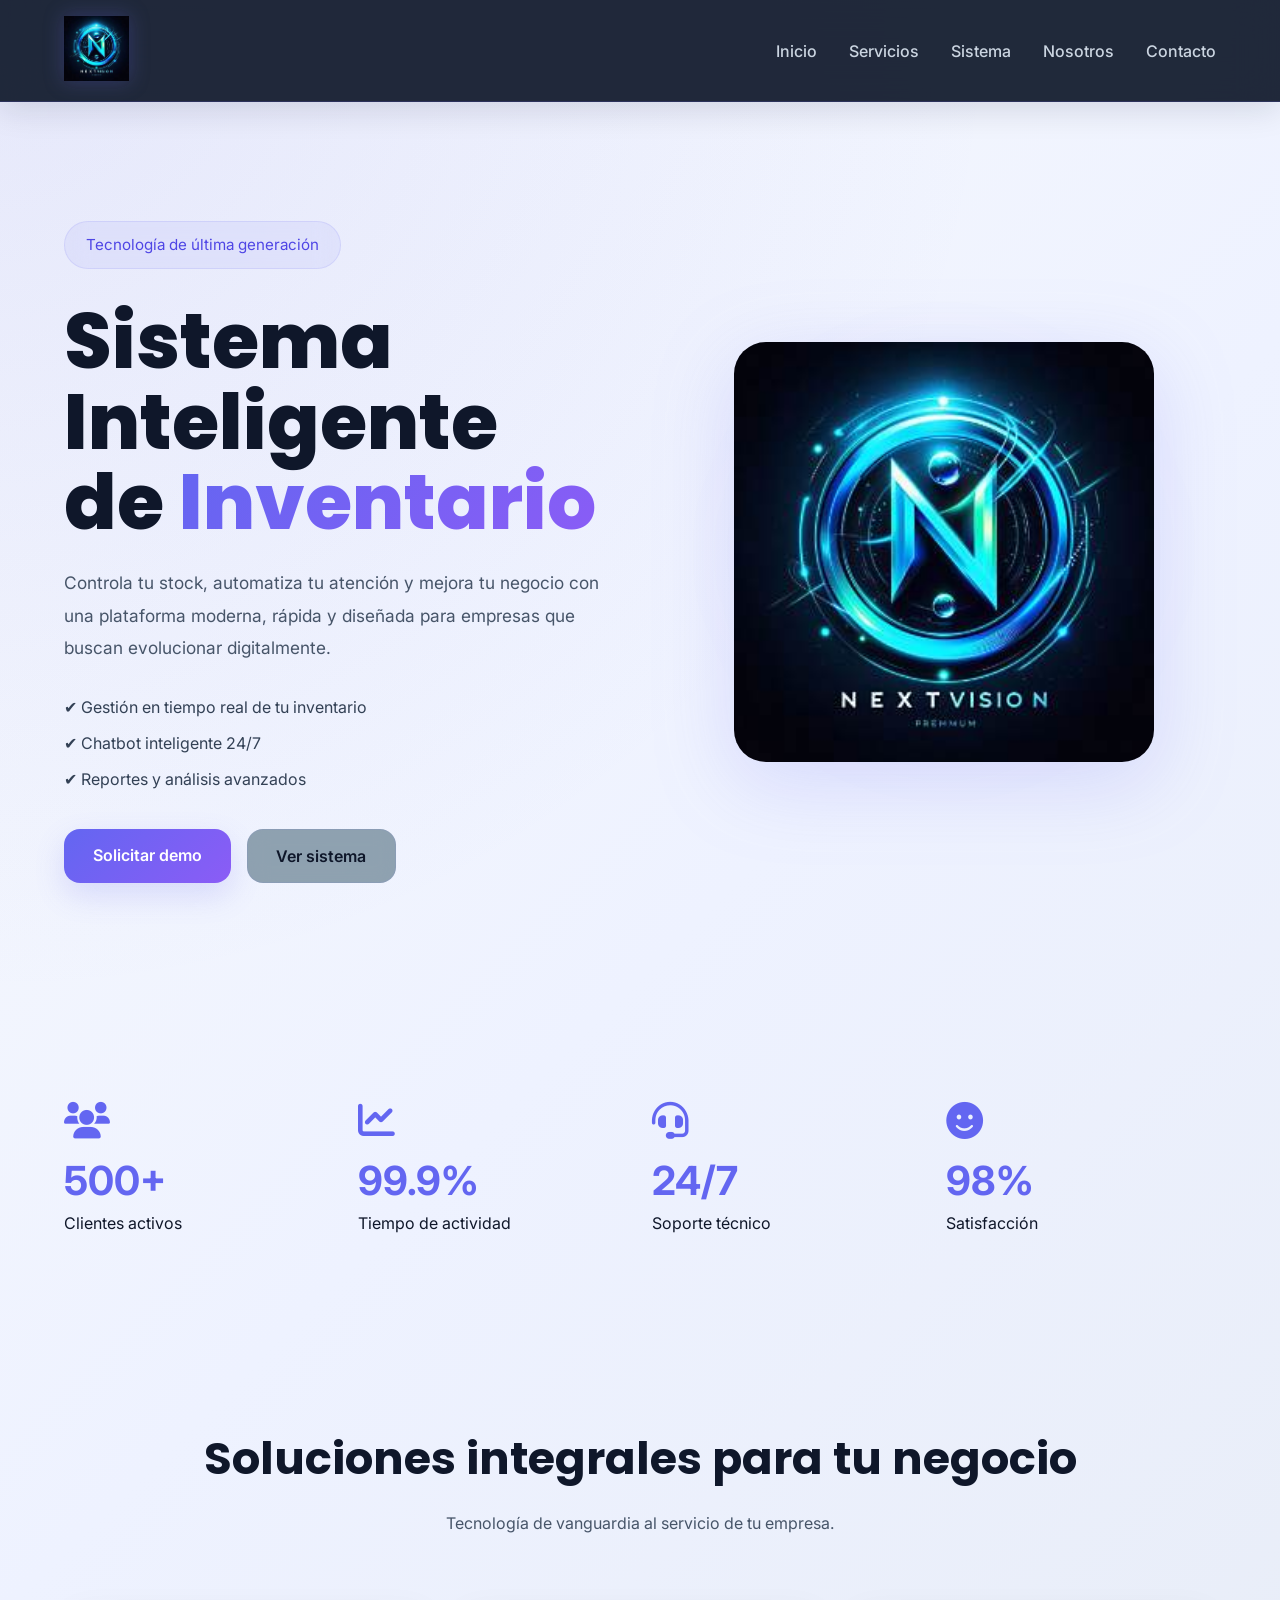
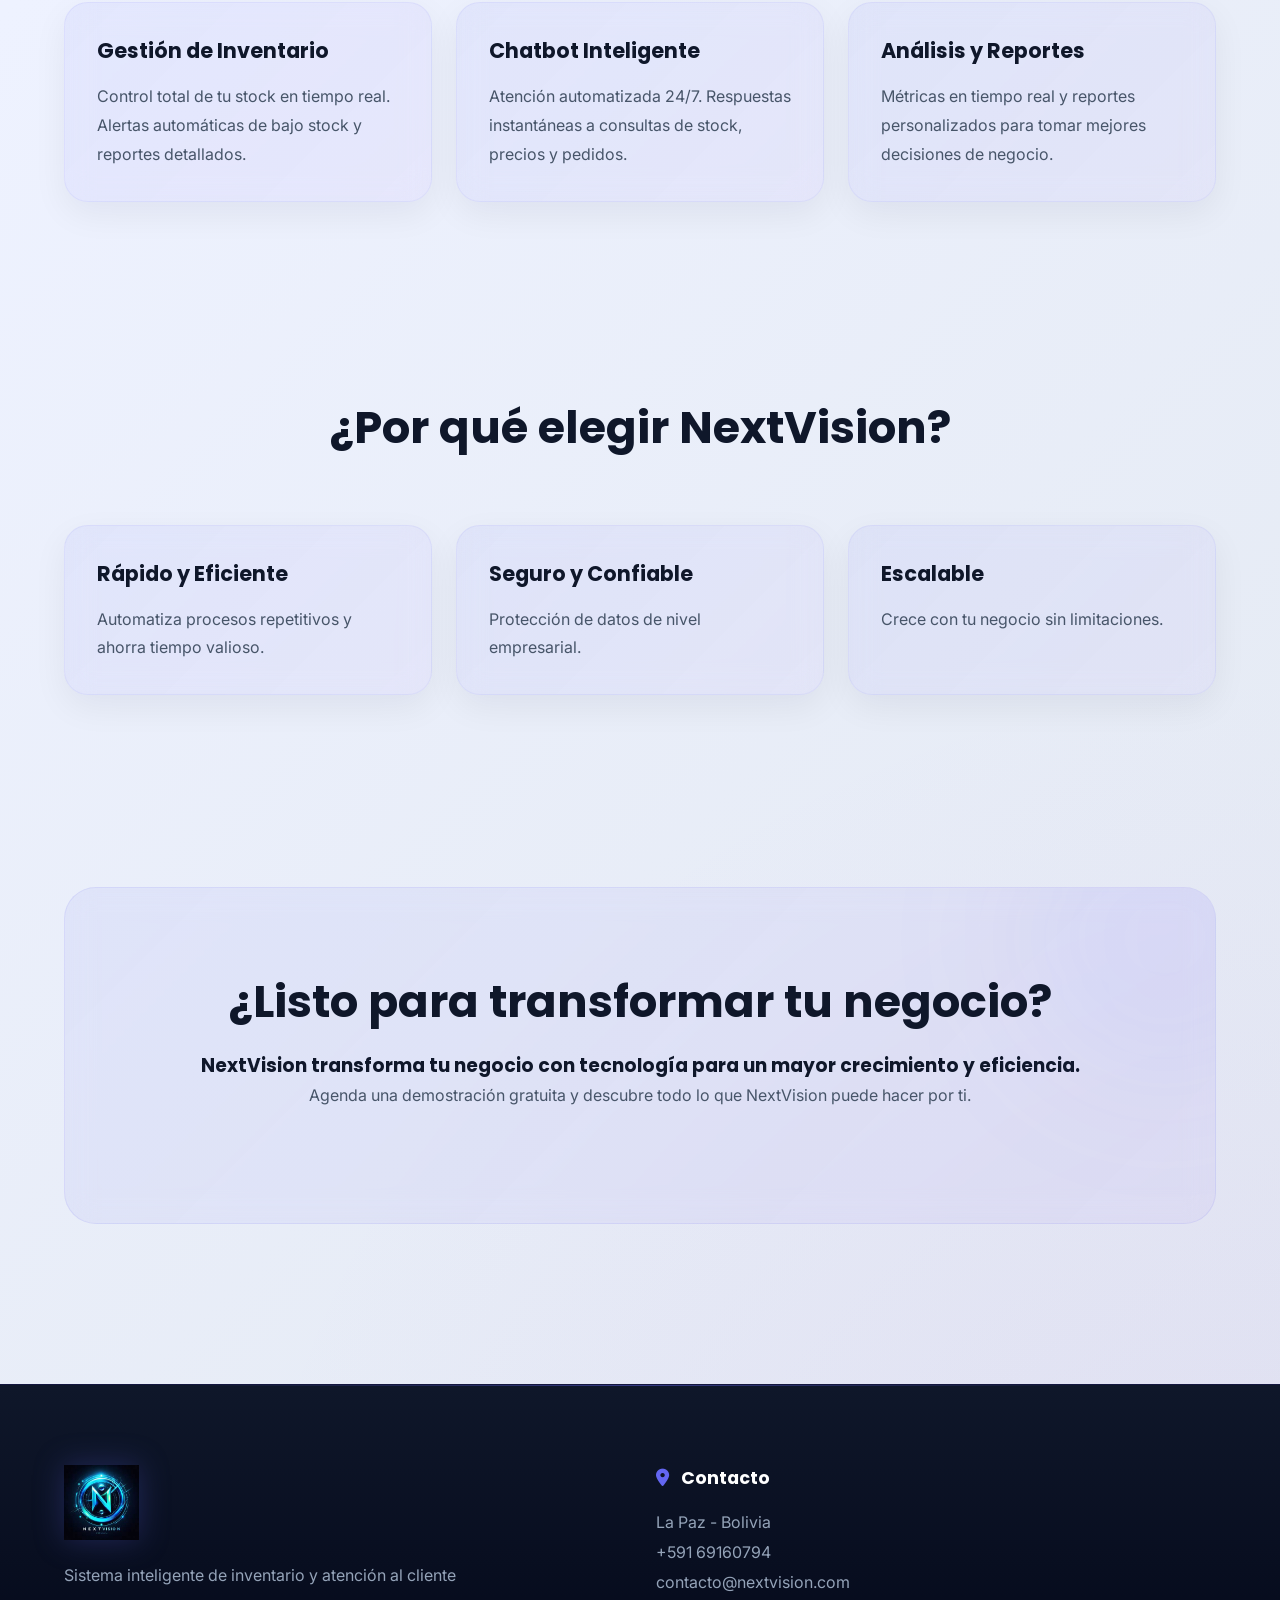
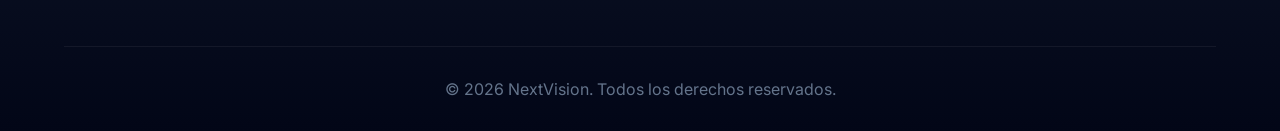
<file: Html/index.html>
<!DOCTYPE html>
<html lang="es">
<head>

  <meta charset="UTF-8">
  <meta name="viewport" content="width=device-width, initial-scale=1.0">

  <title>NextVision</title>

  <link rel="preconnect" href="https://fonts.googleapis.com">
  <link rel="preconnect" href="https://fonts.gstatic.com" crossorigin>
  <link rel="stylesheet" href="/css/index.css">
  <link rel="stylesheet" href="https://cdnjs.cloudflare.com/ajax/libs/font-awesome/6.0.0-beta3/css/all.min.css">
  <link href="https://fonts.googleapis.com/css2?family=Inter:wght@400;500;600;700&family=Poppins:wght@500;600;700;800&display=swap" rel="stylesheet">
</head>

<body>

  <!-- NAVBAR -->

  <header>

    <div class="container">

      <nav>

        <div class="logo">
          <img src="/assets/logo/logo.jpg" alt="NextVision Logo">
        </div>

        <div class="nav-links">
          <a href="/Html/index.html">Inicio</a>
          <a href="/Html/servicios.html">Servicios</a>
          <a href="/Html/Sistema.html">Sistema</a>
          <a href="/Html/Nosotros.html">Nosotros</a>
          <a href="/Html/Contacto.html">Contacto</a>
        </div>

      </nav>

    </div>

  </header>

  <!-- HERO -->

  <section class="hero" id="inicio">

    <div class="container hero-content">

      <div>

        <div class="badge">
          Tecnología de última generación
        </div>

        <h1>
          Sistema Inteligente de <span>Inventario</span>
        </h1>

        <p>
          Controla tu stock, automatiza tu atención y mejora tu negocio con una plataforma moderna, rápida y diseñada para empresas que buscan evolucionar digitalmente.
        </p>

        <div class="hero-features">
          <div>✔ Gestión en tiempo real de tu inventario</div>
          <div>✔ Chatbot inteligente 24/7</div>
          <div>✔ Reportes y análisis avanzados</div>
        </div>

        <div class="hero-buttons">
          <a href="/Html/Contacto.html" class="btn btn-primary">Solicitar demo</a>

          <a href="/Html/Sistema.html" class="btn btn-secondary">
            Ver sistema
          </a>  

        </div>

      </div>
      
      <!-- DASHBOARD -->

      <div class="hero-logo-container">

  <div class="hero-logo-glow"></div>

  <img 
    src="/assets/logo/logo.jpg    " 
    alt="NextVision Logo"
    class="hero-logo"
  >

</div>

  </section>

  <!-- STATS -->

  <section>

  <div class="container stats">

    <div class="card">
      <div class="stat-icon">
        <i class="fas fa-users"></i>
      </div>
      <div class="stat-number">500+</div>
      <p>Clientes activos</p>
    </div>

    <div class="card">
      <div class="stat-icon">
        <i class="fas fa-chart-line"></i>
      </div>
      <div class="stat-number">99.9%</div>
      <p>Tiempo de actividad</p>
    </div>

    <div class="card">
      <div class="stat-icon">
        <i class="fas fa-headset"></i>
      </div>
      <div class="stat-number">24/7</div>
      <p>Soporte técnico</p>
    </div>

    <div class="card">
      <div class="stat-icon">
        <i class="fas fa-smile"></i>
      </div>
      <div class="stat-number">98%</div>
      <p>Satisfacción</p>
    </div>

  </div>

</section>

  <!-- SERVICES -->

  <section id="servicios">

    <div class="container">

      <div class="section-title">

        <h2>
          Soluciones integrales para tu negocio
        </h2>

        <p>
          Tecnología de vanguardia al servicio de tu empresa.
        </p>

      </div>

      <div class="services">

        <div class="service-card">

          <h3>
            Gestión de Inventario
          </h3>

          <p>
            Control total de tu stock en tiempo real. Alertas automáticas de bajo stock y reportes detallados.
          </p>

        </div>

        <div class="service-card">

          <h3>
            Chatbot Inteligente
          </h3>

          <p>
            Atención automatizada 24/7. Respuestas instantáneas a consultas de stock, precios y pedidos.
          </p>

        </div>

        <div class="service-card">

          <h3>
            Análisis y Reportes
          </h3>

          <p>
            Métricas en tiempo real y reportes personalizados para tomar mejores decisiones de negocio.
          </p>

        </div>

      </div>

    </div>

  </section>

  <!-- FEATURES -->

  <section id="nosotros">

    <div class="container">

      <div class="section-title">

        <h2>
          ¿Por qué elegir NextVision?
        </h2>

      </div>

      <div class="features">

        <div class="feature-card">

          <h3>
            Rápido y Eficiente
          </h3>

          <p>
            Automatiza procesos repetitivos y ahorra tiempo valioso.
          </p>

        </div>

        <div class="feature-card">

          <h3>
            Seguro y Confiable
          </h3>

          <p>
            Protección de datos de nivel empresarial.
          </p>

        </div>

        <div class="feature-card">

          <h3>
            Escalable
          </h3>

          <p>
            Crece con tu negocio sin limitaciones.
          </p>

        </div>

      </div>

    </div>

  </section>

  <!-- CTA -->

  <section>

    <div class="container">

      <div class="cta">

        <h2>
          ¿Listo para transformar tu negocio?
        </h2>
        <h3>
          NextVision transforma tu negocio con tecnología para un mayor crecimiento y eficiencia. 
        </h3>

        <p>   
          Agenda una demostración gratuita y descubre todo lo que NextVision puede hacer por ti.
        </p>


      </div>

    </div>

  </section>


  <!-- FOOTER -->

  <footer>

    <div class="container">

      <div class="footer-grid">

        <div>

          <img src="/assets/logo/logo.jpg" alt="Logo NextVision" class="footer-logo">

          <p>
            Sistema inteligente de inventario y atención al cliente
          </p>

        </div>

        <div>

          <h3>
          <i class="fas fa-map-marker-alt" style="margin-right:8px; color:var(--primary);"></i> Contacto
        </h3>

          <p>La Paz - Bolivia</p>

          <p>+591 69160794</p>

          <p>contacto@nextvision.com</p>

        </div>

      </div>

      <div class="copyright">
        © 2026 NextVision. Todos los derechos reservados.
      </div>

    </div>

  </footer>

  <script>

    const form = document.getElementById('demoForm');

    form.addEventListener('submit', function(e){

      e.preventDefault();

      alert('Demostración solicitada correctamente.');

      form.reset();

    });

  </script>

</body>
</html>
</file>
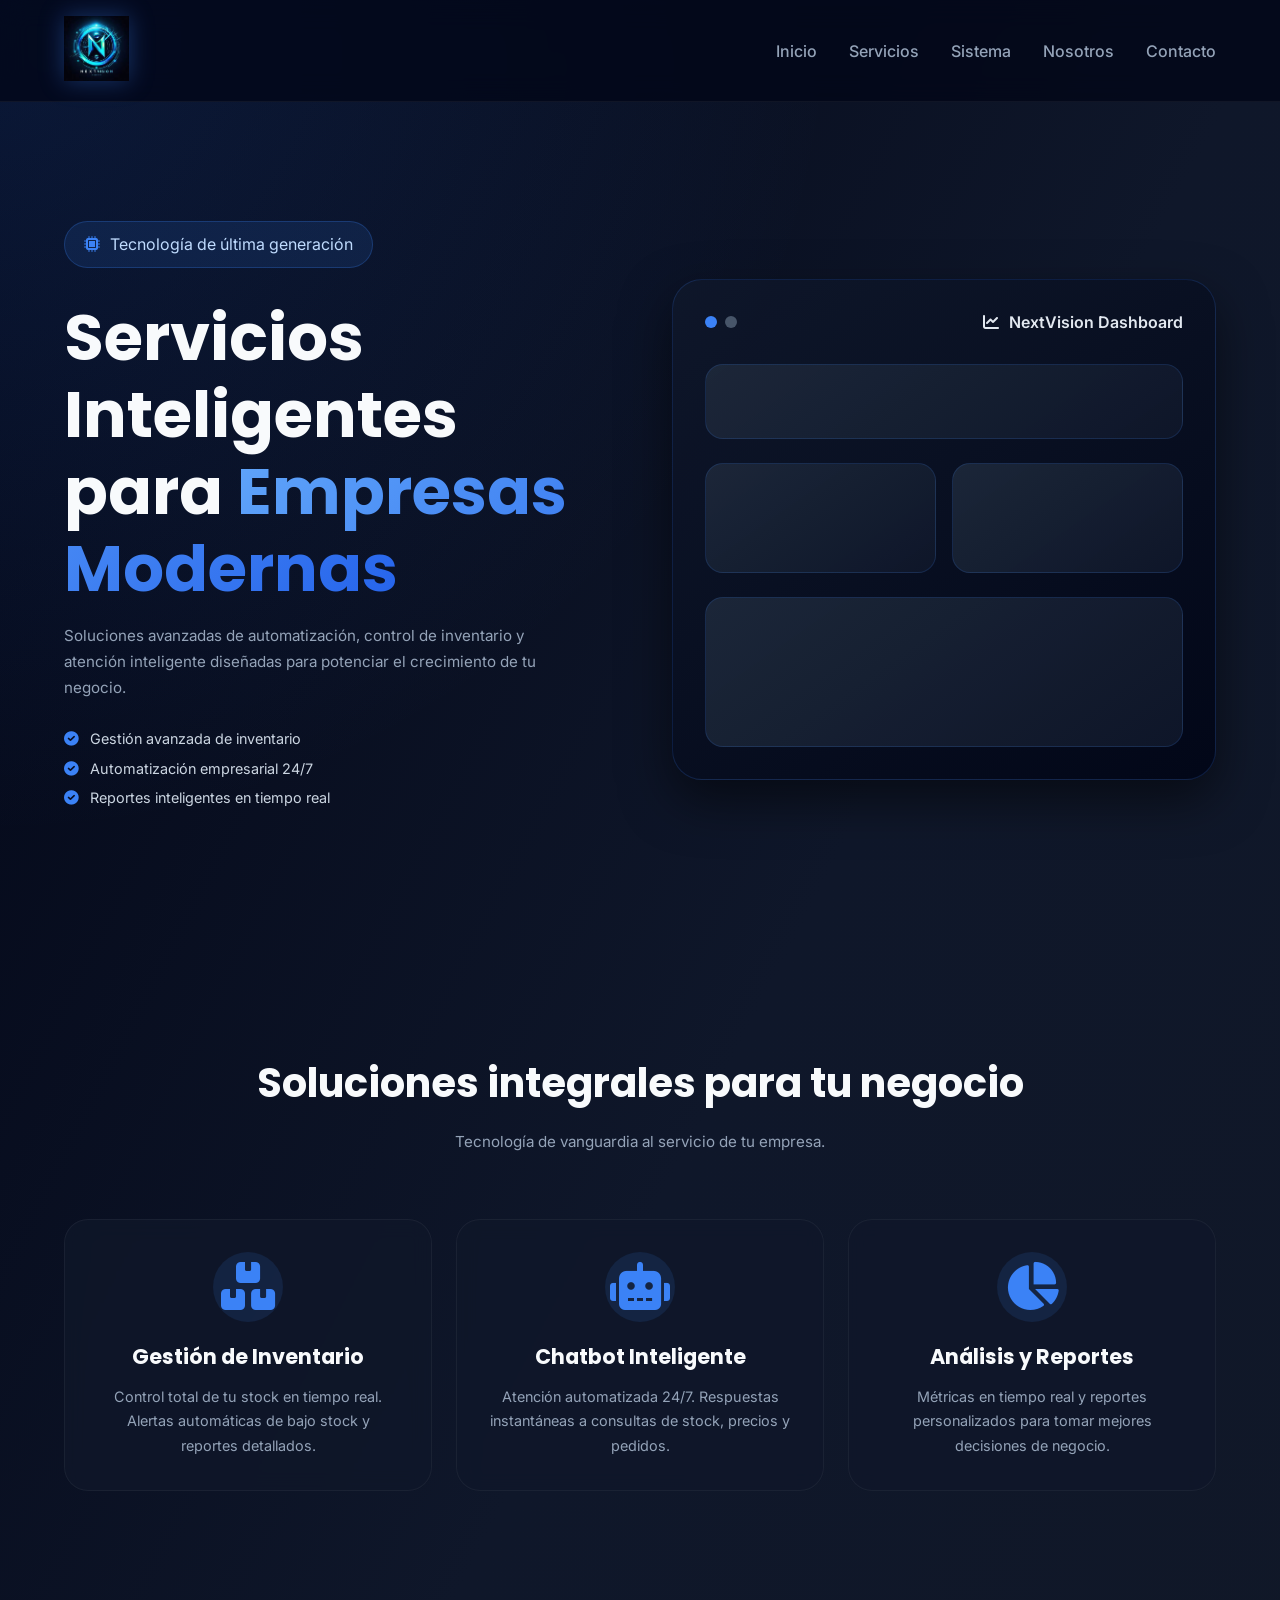
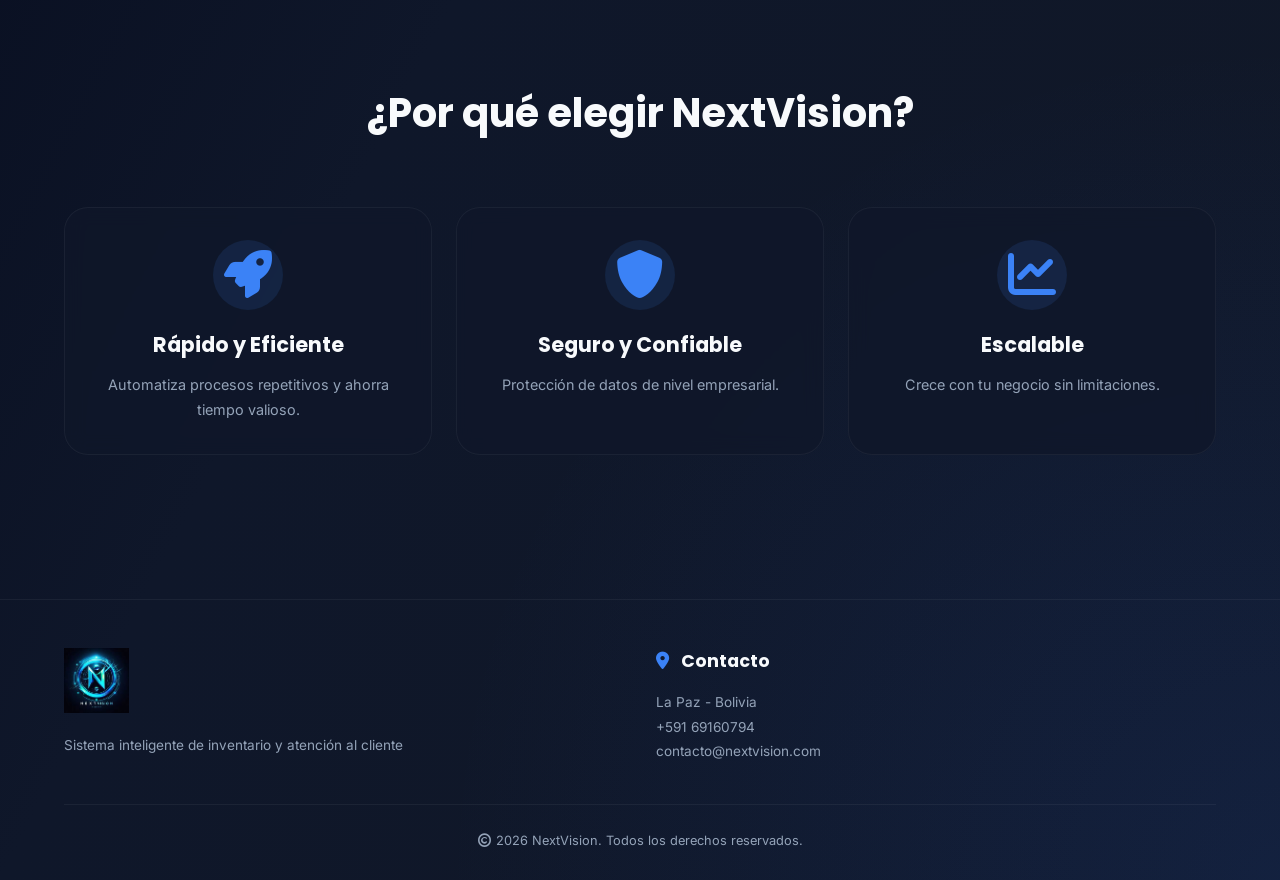
<file: Html/servicios.html>
<!DOCTYPE html>
<html lang="es">
<head>

  <meta charset="UTF-8">
  <meta name="viewport" content="width=device-width, initial-scale=1.0">

  <title>Servicios | NextVision</title>

  <link rel="preconnect" href="https://fonts.googleapis.com">
  <link rel="preconnect" href="https://fonts.gstatic.com" crossorigin>

  <link href="https://fonts.googleapis.com/css2?family=Inter:wght@400;500;600;700&family=Poppins:wght@500;600;700;800&display=swap" rel="stylesheet">

  <!-- Font Awesome 6 (iconos) -->
  <link rel="stylesheet" href="https://cdnjs.cloudflare.com/ajax/libs/font-awesome/6.0.0-beta3/css/all.min.css">
  <link rel="stylesheet" href="/css/servicios.css">
</head>

<body>

<header>

  <div class="container">

    <nav>

      <div class="logo">
        <img src="/assets/logo/logo.jpg" alt="NextVision Logo">
      </div>

      <div class="nav-links">
        <a href="/Html/index.html">Inicio</a>
        <a href="/Html/servicios.html">Servicios</a>
        <a href="/Html/Sistema.html">Sistema</a>
        <a href="/Html/Nosotros.html">Nosotros</a>
        <a href="/Html/Contacto.html">Contacto</a>
      </div>

    </nav>

  </div>

</header>

<section class="hero">

  <div class="container hero-content">

    <div>

      <div class="badge">
        <i class="fas fa-microchip"></i>
        Tecnología de última generación
      </div>

      <h1>
        Servicios Inteligentes para <span>Empresas Modernas</span>
      </h1>

      <!-- Texto reducido debajo del título -->
      <p class="hero-subtitle">
        Soluciones avanzadas de automatización, control de inventario y atención inteligente diseñadas para potenciar el crecimiento de tu negocio.
      </p>

      <div class="hero-features">
        <div><i class="fas fa-check-circle" style="color:#3B82F6; margin-right:8px;"></i> Gestión avanzada de inventario</div>
        <div><i class="fas fa-check-circle" style="color:#3B82F6; margin-right:8px;"></i> Automatización empresarial 24/7</div>
        <div><i class="fas fa-check-circle" style="color:#3B82F6; margin-right:8px;"></i> Reportes inteligentes en tiempo real</div>
      </div>



    </div>

    <div class="dashboard" id="sistema">

      <div class="dashboard-top">

        <div class="dots">
          <div class="dot"></div>
          <div class="dot"></div>
        </div>

        <div class="dashboard-title">
          <i class="fas fa-chart-line" style="margin-right:6px;"></i> NextVision Dashboard
        </div>

      </div>

      <div class="dashboard-box"></div>

      <div class="dashboard-grid">
        <div class="dashboard-card"></div>
        <div class="dashboard-card"></div>
      </div>

      <div class="dashboard-large"></div>

    </div>

  </div>

</section>

<!-- Estadísticas con iconos centrados -->

<!-- Servicios principales con iconos centrados -->
<section>

  <div class="container">

    <div class="section-title">

      <h2>
        Soluciones integrales para tu negocio
      </h2>

      <p>
        Tecnología de vanguardia al servicio de tu empresa.
      </p>

    </div>

    <div class="services">

      <div class="card">
        <div class="card-icon">
          <i class="fas fa-boxes"></i>
        </div>
        <h3>
          Gestión de Inventario
        </h3>
        <p>
          Control total de tu stock en tiempo real. Alertas automáticas de bajo stock y reportes detallados.
        </p>
      </div>

      <div class="card">
        <div class="card-icon">
          <i class="fas fa-robot"></i>
        </div>
        <h3>
          Chatbot Inteligente
        </h3>
        <p>
          Atención automatizada 24/7. Respuestas instantáneas a consultas de stock, precios y pedidos.
        </p>
      </div>

      <div class="card">
        <div class="card-icon">
          <i class="fas fa-chart-pie"></i>
        </div>
        <h3>
          Análisis y Reportes
        </h3>
        <p>
          Métricas en tiempo real y reportes personalizados para tomar mejores decisiones de negocio.
        </p>
      </div>

    </div>

  </div>

</section>

<!-- Sección Nosotros con iconos centrados -->
<section id="nosotros">

  <div class="container">

    <div class="section-title">

      <h2>
        ¿Por qué elegir NextVision?
      </h2>

    </div>

    <div class="features">

      <div class="card">
        <div class="card-icon">
          <i class="fas fa-rocket"></i>
        </div>
        <h3>
          Rápido y Eficiente
        </h3>
        <p>
          Automatiza procesos repetitivos y ahorra tiempo valioso.
        </p>
      </div>

      <div class="card">
        <div class="card-icon">
          <i class="fas fa-shield-alt"></i>
        </div>
        <h3>
          Seguro y Confiable
        </h3>
        <p>
          Protección de datos de nivel empresarial.
        </p>
      </div>

      <div class="card">
        <div class="card-icon">
          <i class="fas fa-chart-line"></i>
        </div>
        <h3>
          Escalable
        </h3>
        <p>
          Crece con tu negocio sin limitaciones.
        </p>
      </div>

    </div>

  </div>

</section>



<footer>

  <div class="container">

    <div class="footer-grid">

      <div>

        <img src="/assets/logo/logo.jpg" alt="Logo NextVision" class="footer-logo">

        <p>
          Sistema inteligente de inventario y atención al cliente
        </p>

      </div>

      <div>

        <h3>
          <i class="fas fa-map-marker-alt" style="margin-right:8px; color:var(--primary);"></i> Contacto
        </h3>

        <p>La Paz - Bolivia</p>

        <p>+591 69160794</p>

        <p>contacto@nextvision.com</p>

      </div>


    </div>

    <div class="copyright">
      <i class="far fa-copyright"></i> 2026 NextVision. Todos los derechos reservados.
    </div>

  </div>

</footer>

<script>

  const form = document.getElementById('demoForm');

  form.addEventListener('submit', function(e){

    e.preventDefault();

    alert('Demostración solicitada correctamente.');

    form.reset();

  });

</script>

</body>
</html>
</file>
<file: css/index.css>
*{
  margin:0;
  padding:0;
  box-sizing:border-box;
  scroll-behavior:smooth;
}
  .stat-number{
      font-size:2.5rem;
      color:var(--primary);
      font-weight:700;
      margin-bottom:.5rem;
    }
     .stat-icon{
      font-size:2.3rem;
      color:var(--primary);
      margin-bottom:0.8rem;
      display:inline-block;
    }
:root{

  /* PALETA PREMIUM CORPORATIVA */

  --primary:#6366F1;
  --primary-dark:#4F46E5;

  --accent:#8B5CF6;

  --dark:#0F172A;
  --dark-secondary:#020617;

  --white:#FFFFFF;

  --text:#0F172A;

  --gray:#475569;

  --border:rgba(99,102,241,.12);

  --shadow:
  0 20px 40px rgba(15,23,42,.08);

  --radius:20px;

  --transition:all .3s ease;
}

/* BODY */

body{

  font-family:'Inter',sans-serif;

  background:

  radial-gradient(
    circle at top left,
    rgba(99,102,241,.12),
    transparent 28%
  ),

  radial-gradient(
    circle at bottom right,
    rgba(168,85,247,.08),
    transparent 30%
  ),

  linear-gradient(
    135deg,
    #F8FAFC 0%,
    #EEF2FF 35%,
    #E2E8F0 100%
  );

  color:var(--text);

  overflow-x:hidden;
}

h1,h2,h3,h4{
  font-family:'Poppins',sans-serif;
}

a{
  text-decoration:none;
  color:inherit;
}

.container{
  width:90%;
  max-width:1300px;
  margin:auto;
}

/* HEADER */

header{

  position:sticky;
  top:0;
  z-index:1000;

  backdrop-filter:blur(18px);

  background:
  rgba(15,23,42,.92);

  border-bottom:
  1px solid rgba(99,102,241,.18);

  box-shadow:
  0 8px 30px rgba(15,23,42,.12);
}

nav{
  display:flex;
  justify-content:space-between;
  align-items:center;
  padding:1rem 0;
}

/* LOGO */

.logo img{

  width:65px;

  object-fit:contain;

  filter:
  drop-shadow(
  0 0 10px rgba(99,102,241,.25)
  );
}

/* NAVBAR LINKS */

.nav-links{
  display:flex;
  align-items:center;
  gap:2rem;
}

.nav-links a{

  color:#CBD5E1;

  font-weight:500;

  transition:var(--transition);

  position:relative;
}

.nav-links a:hover{
  color:white;
}

.nav-links a::after{

  content:'';

  position:absolute;

  left:0;
  bottom:-6px;

  width:0%;

  height:2px;

  background:
  linear-gradient(
    90deg,
    #6366F1,
    #8B5CF6
  );

  transition:var(--transition);

  border-radius:999px;
}

.nav-links a:hover::after{
  width:100%;
}

/* HERO */

.hero{
  min-height:100vh;
  display:flex;
  align-items:center;
  padding:6rem 0;
}

.hero-content{
  display:grid;
  grid-template-columns:repeat(auto-fit,minmax(320px,1fr));
  align-items:center;
  gap:4rem;
}

/* BADGE */

.badge{

  display:inline-flex;
  align-items:center;
  gap:.5rem;

  padding:.85rem 1.3rem;

  background:
  rgba(99,102,241,.08);

  border:
  1px solid rgba(99,102,241,.12);

  border-radius:999px;

  color:#4F46E5;

  margin-bottom:2rem;

  font-size:.95rem;

  backdrop-filter:blur(12px);
}

/* TITULO */

.hero h1{

  font-size:clamp(3rem,6vw,5.5rem);

  line-height:1.05;

  margin-bottom:1.5rem;

  font-weight:800;

  color:#0F172A;
}

.hero h1 span{

  background:
  linear-gradient(
    135deg,
    #6366F1,
    #8B5CF6
  );

  -webkit-background-clip:text;
  -webkit-text-fill-color:transparent;
}

.hero p{

  color:var(--gray);

  font-size:1.08rem;

  line-height:1.9;

  margin-bottom:2rem;

  max-width:600px;
}

.hero-features{
  display:flex;
  flex-direction:column;
  gap:1rem;
  margin-bottom:2.5rem;
}

.hero-features div{
  display:flex;
  align-items:center;
  gap:.8rem;
  color:#334155;
}

.hero-buttons{
  display:flex;
  flex-wrap:wrap;
  gap:1rem;
}

/* BOTONES */

.btn{

  border:none;

  cursor:pointer;

  padding:1rem 1.8rem;

  border-radius:16px;

  font-weight:600;

  transition:var(--transition);

  font-size:1rem;
}

.btn-primary{

  background:
  linear-gradient(
    135deg,
    #6366F1,
    #8B5CF6
  );

  color:white;

  box-shadow:
  0 12px 30px rgba(99,102,241,.18);
}

.btn-primary:hover{

  transform:
  translateY(-4px);

  box-shadow:
  0 18px 35px rgba(99,102,241,.22);
}

.btn-secondary{

  background:
    rgba(48, 82, 99, 0.507);

  border:
  1px solid rgba(99,102,241,.08);

  color:#0F172A;

  backdrop-filter:blur(10px);
}

.btn-secondary:hover{
  background:white;
}

/* DASHBOARD */

.dashboard{

  background:
  rgba(255,255,255,.72);

  border:
  1px solid rgba(99,102,241,.10);

  border-radius:32px;

  padding:2rem;

  box-shadow:
  0 30px 60px rgba(15,23,42,.08);

  backdrop-filter:blur(16px);
}

.dashboard-top{
  display:flex;
  justify-content:space-between;
  align-items:center;
  margin-bottom:2rem;
}

.dashboard-title{
  color:#0F172A;
  font-weight:600;
}

.dots{
  display:flex;
  gap:.5rem;
}

.dot{
  width:12px;
  height:12px;
  border-radius:50%;
  background:#CBD5E1;
}

.dot:first-child{

  background:var(--primary);

  box-shadow:
  0 0 10px rgba(99,102,241,.35);
}

.dashboard-box,
.dashboard-card,
.dashboard-large{

  background:
  rgba(255,255,255,.88);

  border:
  1px solid rgba(99,102,241,.08);

  border-radius:18px;
}

.dashboard-box{
  height:75px;
  margin-bottom:1.5rem;
}

.dashboard-grid{
  display:grid;
  grid-template-columns:repeat(2,1fr);
  gap:1rem;
  margin-bottom:1.5rem;
}

.dashboard-card{
  height:110px;
}

.dashboard-large{
  height:150px;
}

/* SECCIONES */

section{
  padding:6rem 0;
}

.section-title{
  text-align:center;
  margin-bottom:4rem;
}

.section-title h2{

  font-size:2.8rem;

  margin-bottom:1rem;

  color:#0F172A;
}

.section-title p{

  color:var(--gray);

  max-width:700px;

  margin:auto;

  line-height:1.9;
}

/* CARDS */

.stats{
  display:grid;
  grid-template-columns:repeat(auto-fit,minmax(220px,1fr));
  gap:1.5rem;
}

.stat-card,
.service-card,
.feature-card,
.contact-card{

background:
  linear-gradient(
    135deg,
    rgba(99,102,241,.08),
    rgba(139,92,246,.06)
  );

  border:
  1px solid rgba(99,102,241,.08);

  backdrop-filter:blur(14px);

  border-radius:24px;

  padding:2rem;

  transition:var(--transition);

  box-shadow:
  0 12px 35px rgba(15,23,42,.06);
}

.stat-card:hover,
.service-card:hover,
.feature-card:hover,
.contact-card:hover{

  transform:
  translateY(-6px);

  border-color:
  rgba(99,102,241,.18);

  box-shadow:
  0 20px 40px rgba(15,23,42,.10);
}

.stat-card h3{

  font-size:2.8rem;

  color:var(--primary);

  margin-bottom:.5rem;
}

.stat-card p{
  color:var(--gray);
}

/* SERVICES */

.services,
.features{
  display:grid;
  grid-template-columns:repeat(auto-fit,minmax(280px,1fr));
  gap:1.5rem;
}

.service-card h3,
.feature-card h3{

  margin-bottom:1rem;

  font-size:1.3rem;

  color:#0F172A;
}

.service-card p,
.feature-card p{
  color:var(--gray);
  line-height:1.8;
}

/* CTA */

.cta{

  text-align:center;

  background:
  linear-gradient(
    135deg,
    rgba(99,102,241,.08),
    rgba(139,92,246,.06)
  );

  border:
  1px solid rgba(99,102,241,.10);

  border-radius:32px;

  padding:5rem 2rem;

  position:relative;

  overflow:hidden;

  backdrop-filter:blur(14px);
}

.cta::before{

  content:'';

  position:absolute;

  width:300px;
  height:300px;

  background:
  rgba(99,102,241,.06);

  border-radius:50%;

  top:-100px;
  right:-100px;

  filter:blur(70px);
}

.cta h2{

  font-size:2.8rem;

  margin-bottom:1rem;

  position:relative;

  color:#0F172A;
}

.cta p{

  color:var(--gray);

  max-width:700px;

  margin:auto auto 2rem;

  line-height:1.9;

  position:relative;
}

/* CONTACT */

.contact-grid{
  display:grid;
  grid-template-columns:repeat(auto-fit,minmax(320px,1fr));
  gap:2rem;
}

form{
  display:flex;
  flex-direction:column;
  gap:1rem;
}

input,
textarea,
select{

  width:100%;

  padding:1rem;

  border-radius:16px;

  border:
  1px solid rgba(99,102,241,.08);

  background:
  rgba(255,255,255,.75);

  color:#0F172A;

  outline:none;

  transition:var(--transition);

  font-family:'Inter',sans-serif;
}

input:focus,
textarea:focus,
select:focus{

  border-color:var(--primary);

  box-shadow:
  0 0 0 4px rgba(99,102,241,.10);
}

textarea{
  min-height:120px;
  resize:none;
}

.contact-card h3{
  margin-bottom:1rem;
}

.contact-card p{
  color:var(--gray);
  line-height:1.9;
}

/* FOOTER */

footer{

  margin-top:4rem;

  padding:5rem 0 2rem;

  background:
  linear-gradient(
    180deg,
    #0F172A,
    #020617
  );

  border-top:
  1px solid rgba(99,102,241,.18);

  position:relative;
}

footer::before{

  content:'';

  position:absolute;

  top:0;
  left:50%;

  transform:translateX(-50%);

  width:70%;
  height:1px;

  background:
  linear-gradient(
    90deg,
    transparent,
    rgba(99,102,241,.45),
    transparent
  );
}

.footer-grid{
  display:grid;
  grid-template-columns:repeat(auto-fit,minmax(220px,1fr));
  gap:2rem;
}

.footer-logo{

  width:75px;

  margin-bottom:1rem;

  filter:
  drop-shadow(
    0 0 15px rgba(99,102,241,.25)
  );
}

footer h3{

  margin-bottom:1rem;

  font-size:1.1rem;

  color:white;
}

footer p{

  color:#94A3B8;

  line-height:1.9;
}

.copyright{

  margin-top:3rem;

  text-align:center;

  color:#64748B;

  border-top:
  1px solid rgba(255,255,255,.06);

  padding-top:2rem;
}

/* RESPONSIVE */

@media(max-width:900px){

  .nav-links{
    gap:1rem;
  }

  .hero{
    padding-top:4rem;
  }

  .hero-content{
    gap:3rem;
  }

}

@media(max-width:768px){

  nav{
    flex-direction:column;
    gap:1rem;
  }

  .nav-links{
    flex-wrap:wrap;
    justify-content:center;
  }

  .hero{
    text-align:center;
  }

  .hero-features{
    align-items:center;
  }

  .hero-buttons{
    justify-content:center;
  }

  .dashboard-grid{
    grid-template-columns:1fr;
  }

  .section-title h2,
  .cta h2{
    font-size:2.1rem;
  }

  .hero h1{
    font-size:3rem;
  }

}

@media(max-width:480px){

  .btn{
    width:100%;
  }

  .hero{
    padding:3rem 0;
  }

  section{
    padding:4rem 0;
  }

  .dashboard{
    padding:1.2rem;
  }

  .service-card,
  .feature-card,
  .stat-card,
  .contact-card{
    padding:1.5rem;
  }

}
/* HERO LOGO */

.hero-logo-container{

  position:relative;

  display:flex;

  justify-content:center;

  align-items:center;

  width:100%;
}

.hero-logo{

  width:420px;

  max-width:100%;

  position:relative;

  z-index:2;

  border-radius:32px;

  object-fit:contain;

  animation:float 5s ease-in-out infinite;

  filter:
  drop-shadow(
    0 20px 40px rgba(99,102,241,.18)
  );
}

/* GLOW DETRÁS DEL LOGO */

.hero-logo-glow{

  position:absolute;

  width:420px;
  height:420px;

  background:
  radial-gradient(
    circle,
    rgba(99,102,241,.22),
    rgba(139,92,246,.10),
    transparent 70%
  );

  border-radius:50%;

  filter:blur(40px);

  z-index:1;
}

/* ANIMACIÓN */

@keyframes float{

  0%{
    transform:translateY(0px);
  }

  50%{
    transform:translateY(-12px);
  }

  100%{
    transform:translateY(0px);
  }
}
</file>
<file: css/servicios.css>
*{
      margin:0;
      padding:0;
      box-sizing:border-box;
      scroll-behavior:smooth;
    }

    :root{
      --primary:#3B82F6;
      --primary-dark:#2563EB;
      --dark:#020617;
      --dark-secondary:#0F172A;
      --card:#111827;
      --white:#F8FAFC;
      --gray:#94A3B8;
      --border:rgba(59,130,246,.18);
      --radius:22px;
      --transition:all .3s ease;
    }

    body{
      font-family:'Inter',sans-serif;
      background:
      radial-gradient(circle at top left, rgba(59,130,246,.15), transparent 30%),
      radial-gradient(circle at bottom right, rgba(37,99,235,.12), transparent 30%),
      linear-gradient(to bottom right,#020617,#0F172A,#111827);
      color:var(--white);
      overflow-x:hidden;
    }

    h1,h2,h3,h4{
      font-family:'Poppins',sans-serif;
    }

    a{
      text-decoration:none;
      color:inherit;
    }

    .container{
      width:90%;
      max-width:1300px;
      margin:auto;
    }

    /* NAVBAR */

    header{
      position:sticky;
      top:0;
      z-index:1000;
      background:rgba(2,6,23,.75);
      backdrop-filter:blur(14px);
      border-bottom:1px solid rgba(255,255,255,.05);
    }

    nav{
      display:flex;
      justify-content:space-between;
      align-items:center;
      padding:1rem 0;
    }

    .logo img{
      width:65px;
      filter:drop-shadow(0 0 12px rgba(59,130,246,.35));
    }

    .nav-links{
      display:flex;
      gap:2rem;
    }

    .nav-links a{
      color:var(--gray);
      font-weight:500;
      position:relative;
      transition:var(--transition);
    }

    .nav-links a:hover{
      color:white;
    }

    .nav-links a::after{
      content:'';
      position:absolute;
      left:0;
      bottom:-5px;
      width:0%;
      height:2px;
      background:var(--primary);
      transition:var(--transition);
    }

    .nav-links a:hover::after{
      width:100%;
    }

    /* HERO */

    .hero{
      min-height:95vh;
      display:flex;
      align-items:center;
      padding:5rem 0;
    }

    .hero-content{
      display:grid;
      grid-template-columns:repeat(auto-fit,minmax(320px,1fr));
      gap:4rem;
      align-items:center;
    }

    /* Badge con icono */
    .badge{
      display:inline-flex;
      align-items:center;
      gap:0.6rem;
      padding:.8rem 1.2rem;
      border-radius:999px;
      background:rgba(59,130,246,.12);
      border:1px solid rgba(59,130,246,.25);
      color:#BFDBFE;
      margin-bottom:2rem;
    }

    .badge i{
      font-size:1rem;
      color:var(--primary);
    }

    .hero h1{
      font-size:clamp(2.5rem,5vw,4rem);
      line-height:1.2;
      margin-bottom:1rem;
    }

    .hero h1 span{
      background:linear-gradient(135deg,#60A5FA,#2563EB);
      -webkit-background-clip:text;
      -webkit-text-fill-color:transparent;
    }

    /* Texto reducido debajo del título */
    .hero-subtitle{
      color:var(--gray);
      line-height:1.7;
      margin-bottom:1.8rem;
      font-size:0.95rem;
      max-width:90%;
    }

    .hero-features{
      display:flex;
      flex-direction:column;
      gap:0.8rem;
      margin-bottom:2rem;
    }

    .hero-features div{
      color:#CBD5E1;
      font-size:0.9rem;
    }

    .hero-buttons{
      display:flex;
      gap:1rem;
      flex-wrap:wrap;
    }

    .btn{
      padding:0.9rem 1.6rem;
      border:none;
      border-radius:16px;
      cursor:pointer;
      font-weight:600;
      transition:var(--transition);
      font-size:0.95rem;
    }

    .btn-primary{
      background:linear-gradient(135deg,#3B82F6,#2563EB);
      color:white;
      box-shadow:0 10px 25px rgba(59,130,246,.25);
    }

    .btn-primary:hover{
      transform:translateY(-4px);
    }

    .btn-secondary{
      background:rgba(255,255,255,.05);
      border:1px solid rgba(255,255,255,.08);
      color:white;
    }

    .btn-secondary:hover{
      background:rgba(255,255,255,.08);
    }

    /* DASHBOARD */

    .dashboard{
      background:linear-gradient(145deg,rgba(15,23,42,.95),rgba(2,6,23,.95));
      border:1px solid var(--border);
      border-radius:30px;
      padding:2rem;
      box-shadow:0 20px 50px rgba(0,0,0,.5);
    }

    .dashboard-top{
      display:flex;
      justify-content:space-between;
      align-items:center;
      margin-bottom:2rem;
    }

    .dots{
      display:flex;
      gap:.5rem;
    }

    .dot{
      width:12px;
      height:12px;
      border-radius:50%;
      background:#475569;
    }

    .dot:first-child{
      background:var(--primary);
    }

    .dashboard-title{
      color:#E2E8F0;
      font-weight:600;
    }

    .dashboard-box,
    .dashboard-card,
    .dashboard-large{
      background:linear-gradient(145deg,rgba(30,41,59,.9),rgba(15,23,42,.95));
      border:1px solid rgba(59,130,246,.16);
      border-radius:18px;
    }

    .dashboard-box{
      height:75px;
      margin-bottom:1.5rem;
    }

    .dashboard-grid{
      display:grid;
      grid-template-columns:repeat(2,1fr);
      gap:1rem;
      margin-bottom:1.5rem;
    }

    .dashboard-card{
      height:110px;
    }

    .dashboard-large{
      height:150px;
    }

    /* GENERAL */

    section{
      padding:6rem 0;
    }

    .section-title{
      text-align:center;
      margin-bottom:4rem;
    }

    .section-title h2{
      font-size:2.5rem;
      margin-bottom:1rem;
    }

    .section-title p{
      color:var(--gray);
      max-width:700px;
      margin:auto;
      line-height:1.7;
      font-size:0.95rem;
    }

    /* CARDS */

    .stats,
    .services,
    .features{
      display:grid;
      grid-template-columns:repeat(auto-fit,minmax(260px,1fr));
      gap:1.5rem;
    }

    .card{
      background:rgba(15,23,42,.8);
      border:1px solid rgba(255,255,255,.05);
      border-radius:24px;
      padding:2rem;
      transition:var(--transition);
      backdrop-filter:blur(10px);
      text-align:center;
    }

    .card:hover{
      transform:translateY(-6px);
      border-color:rgba(59,130,246,.25);
      box-shadow:0 15px 35px rgba(59,130,246,.12);
    }

    /* Icono centrado */
    .card-icon{
      font-size:3rem;
      color:var(--primary);
      margin-bottom:1.2rem;
      display:inline-block;
      background:rgba(59,130,246,.12);
      width:70px;
      height:70px;
      line-height:70px;
      text-align:center;
      border-radius:50%;
      transition:var(--transition);
    }

    .card:hover .card-icon{
      background:rgba(59,130,246,.25);
      transform:scale(1.05);
    }

    .card h3{
      margin-bottom:0.8rem;
      font-size:1.3rem;
    }

    .card p{
      color:var(--gray);
      line-height:1.7;
      font-size:0.9rem;
    }

    /* Para las stats también agregamos íconos */
    .stat-icon{
      font-size:2.3rem;
      color:var(--primary);
      margin-bottom:0.8rem;
      display:inline-block;
    }

    .stat-number{
      font-size:2.5rem;
      color:var(--primary);
      font-weight:700;
      margin-bottom:.5rem;
    }

    /* Ajuste para features y services */
    .services .card,
    .features .card{
      text-align:center;
    }

    /* CTA */

    .cta{
      text-align:center;
      background:linear-gradient(135deg,rgba(59,130,246,.12),rgba(37,99,235,.08));
      border:1px solid rgba(59,130,246,.18);
      border-radius:32px;
      padding:4rem 2rem;
    }

    .cta h2{
      font-size:2.3rem;
      margin-bottom:1rem;
    }

    .cta p{
      color:var(--gray);
      max-width:600px;
      margin:auto auto 1.8rem;
      line-height:1.7;
      font-size:0.95rem;
    }

    /* CONTACT */

    .contact-grid{
      display:grid;
      grid-template-columns:repeat(auto-fit,minmax(320px,1fr));
      gap:2rem;
    }

    .contact-card{
      background:rgba(15,23,42,.8);
      border:1px solid rgba(255,255,255,.05);
      border-radius:24px;
      padding:2rem;
    }

    form{
      display:flex;
      flex-direction:column;
      gap:1rem;
    }

    input,
    textarea,
    select{
      width:100%;
      padding:0.9rem;
      border-radius:16px;
      border:1px solid rgba(255,255,255,.08);
      background:rgba(15,23,42,.9);
      color:white;
      outline:none;
      transition:var(--transition);
      font-family:'Inter',sans-serif;
      font-size:0.9rem;
    }

    input:focus,
    textarea:focus,
    select:focus{
      border-color:var(--primary);
      box-shadow:0 0 0 4px rgba(59,130,246,.12);
    }

    textarea{
      resize:none;
      min-height:100px;
    }

    /* FOOTER */

    footer{
      border-top:1px solid rgba(255,255,255,.05);
      padding:3rem 0 2rem;
      margin-top:3rem;
    }

    .footer-grid{
      display:grid;
      grid-template-columns:repeat(auto-fit,minmax(200px,1fr));
      gap:2rem;
    }

    .footer-logo{
      width:65px;
      margin-bottom:1rem;
    }

    footer h3{
      margin-bottom:1rem;
      font-size:1.1rem;
    }

    footer p{
      color:var(--gray);
      line-height:1.8;
      font-size:0.85rem;
    }

    .copyright{
      margin-top:2.5rem;
      text-align:center;
      color:var(--gray);
      border-top:1px solid rgba(255,255,255,.05);
      padding-top:1.8rem;
      font-size:0.8rem;
    }

    /* RESPONSIVE */

    @media(max-width:768px){

      nav{
        flex-direction:column;
        gap:1rem;
      }

      .nav-links{
        flex-wrap:wrap;
        justify-content:center;
      }

      .hero{
        text-align:center;
      }

      .hero-buttons{
        justify-content:center;
      }

      .hero-features{
        align-items:center;
      }

      .hero-subtitle{
        margin-left:auto;
        margin-right:auto;
      }

      .dashboard-grid{
        grid-template-columns:1fr;
      }

      .section-title h2,
      .cta h2{
        font-size:1.8rem;
      }

    }

    @media(max-width:480px){

      .btn{
        width:100%;
      }

      .hero h1{
        font-size:2.2rem;
      }

      section{
        padding:3.5rem 0;
      }

    }
</file>
